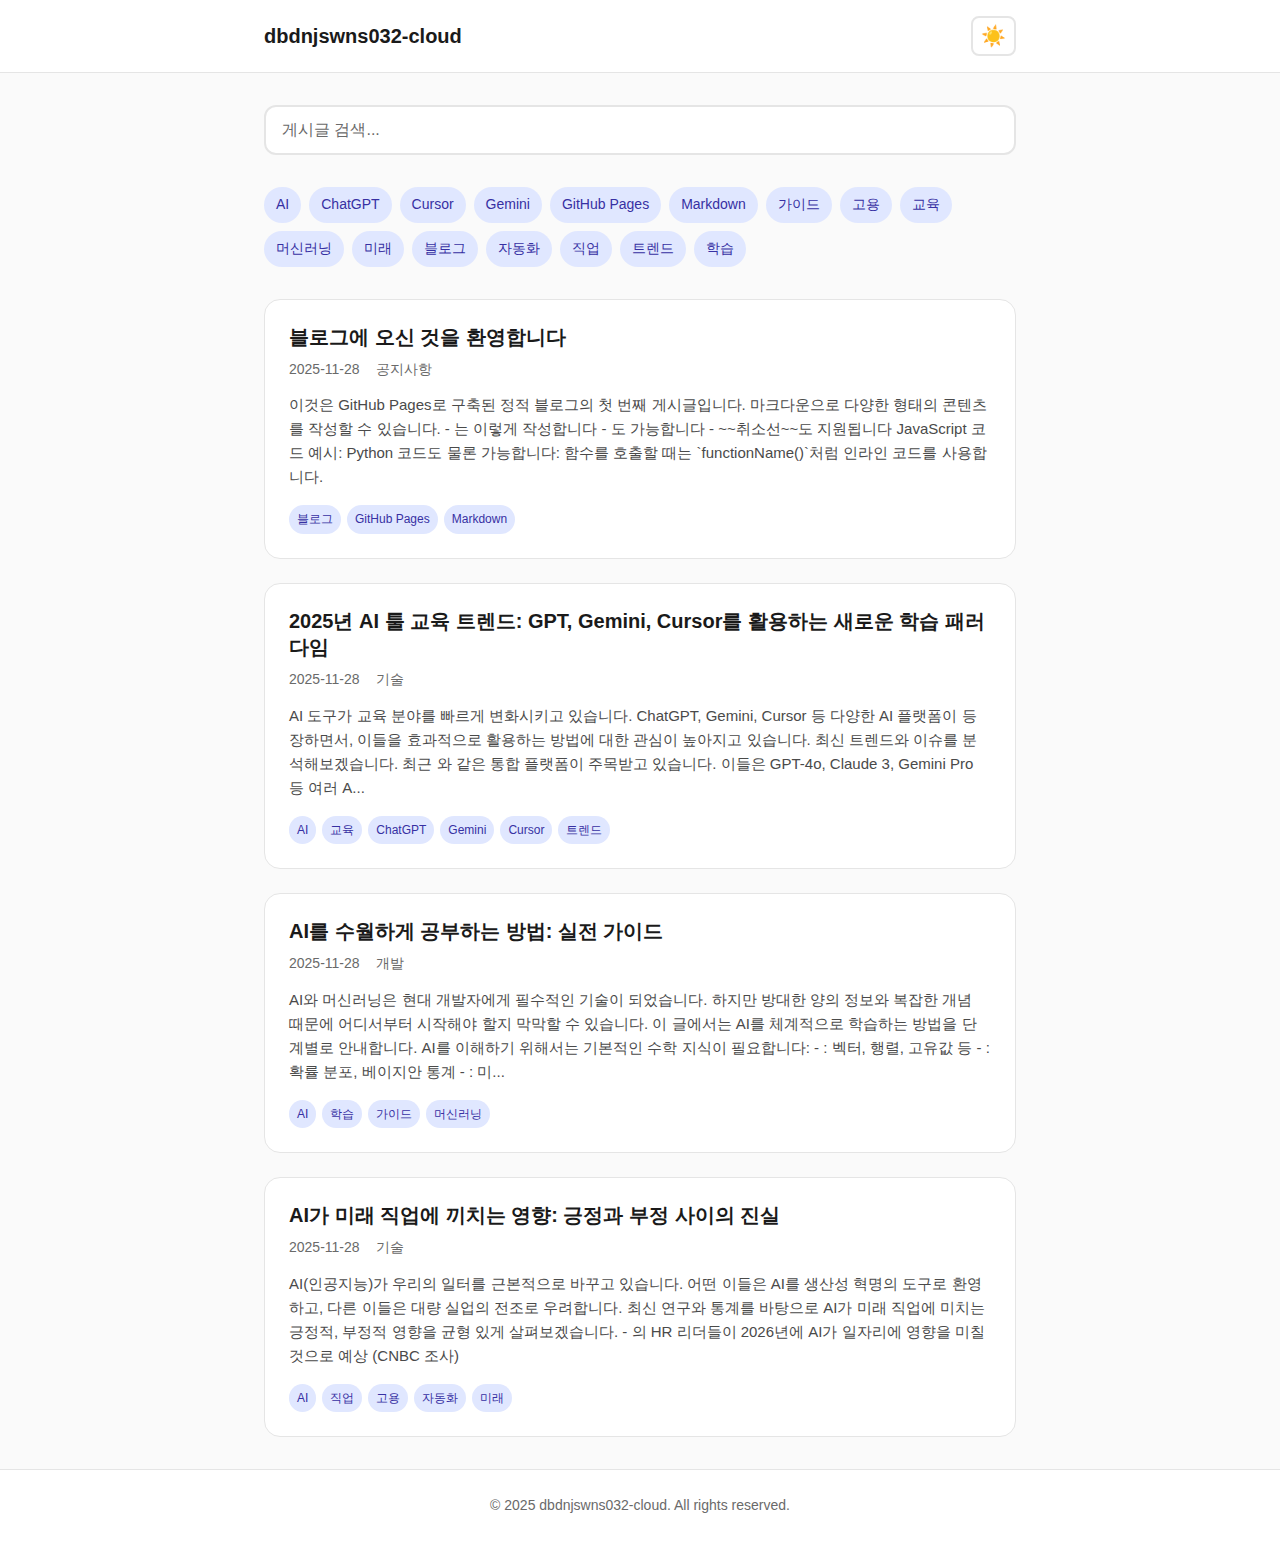
<file: index.html>
<!DOCTYPE html>
<html lang="ko">
<head>
  <meta charset="UTF-8">
  <meta name="viewport" content="width=device-width, initial-scale=1.0">
  <title>Blog | dbdnjswns032-cloud</title>
  <link rel="stylesheet" href="css/style.css">
  <link rel="stylesheet" href="css/prism.css">
</head>
<body>
  <header class="header">
    <div class="header-content">
      <a href="index.html" class="logo">dbdnjswns032-cloud</a>
      <button id="theme-toggle" class="theme-toggle" aria-label="다크/라이트 모드 전환">
        <span class="theme-icon-light">☀️</span>
        <span class="theme-icon-dark">🌙</span>
      </button>
    </div>
  </header>

  <main class="main">
    <section class="search-section">
      <input 
        type="text" 
        id="search-input" 
        class="search-input" 
        placeholder="게시글 검색..."
        autocomplete="off"
      >
    </section>

    <section class="tags-section" id="tags-section">
      <div class="tags-container" id="tags-container"></div>
    </section>

    <section class="posts-section">
      <div id="posts-container" class="posts-container">
        <p class="loading">게시글을 불러오는 중...</p>
      </div>
    </section>
  </main>

  <footer class="footer">
    <p>&copy; 2025 dbdnjswns032-cloud. All rights reserved.</p>
  </footer>

  <script src="js/theme.js"></script>
  <script src="js/app.js"></script>
  <script src="js/search.js"></script>
</body>
</html>
</file>
<file: css/style.css>
/* ===== CSS Variables ===== */
:root {
  /* Light Mode (Default) */
  --bg-primary: #fafafa;
  --bg-secondary: #ffffff;
  --bg-tertiary: #f0f0f0;
  --text-primary: #1a1a1a;
  --text-secondary: #4a4a4a;
  --text-tertiary: #6a6a6a;
  --accent: #2563eb;
  --accent-hover: #1d4ed8;
  --border: #e5e5e5;
  --shadow: rgba(0, 0, 0, 0.08);
  --code-bg: #f4f4f5;
  --tag-bg: #e0e7ff;
  --tag-text: #3730a3;
}

[data-theme="dark"] {
  --bg-primary: #0a0a0a;
  --bg-secondary: #141414;
  --bg-tertiary: #1f1f1f;
  --text-primary: #f5f5f5;
  --text-secondary: #a3a3a3;
  --text-tertiary: #737373;
  --accent: #60a5fa;
  --accent-hover: #93c5fd;
  --border: #262626;
  --shadow: rgba(0, 0, 0, 0.3);
  --code-bg: #1e1e1e;
  --tag-bg: #1e3a5f;
  --tag-text: #93c5fd;
}

/* ===== Reset & Base ===== */
*,
*::before,
*::after {
  box-sizing: border-box;
  margin: 0;
  padding: 0;
}

html {
  font-size: 16px;
  scroll-behavior: smooth;
}

body {
  font-family: 'Pretendard', -apple-system, BlinkMacSystemFont, 'Segoe UI', Roboto, 'Helvetica Neue', Arial, sans-serif;
  background-color: var(--bg-primary);
  color: var(--text-primary);
  line-height: 1.7;
  min-height: 100vh;
  display: flex;
  flex-direction: column;
  transition: background-color 0.3s ease, color 0.3s ease;
}

/* ===== Typography ===== */
h1, h2, h3, h4, h5, h6 {
  font-weight: 700;
  line-height: 1.3;
  margin-bottom: 0.5em;
}

h1 { font-size: 2.25rem; }
h2 { font-size: 1.75rem; }
h3 { font-size: 1.5rem; }
h4 { font-size: 1.25rem; }

a {
  color: var(--accent);
  text-decoration: none;
  transition: color 0.2s ease;
}

a:hover {
  color: var(--accent-hover);
}

/* ===== Layout ===== */
.header {
  background-color: var(--bg-secondary);
  border-bottom: 1px solid var(--border);
  position: sticky;
  top: 0;
  z-index: 100;
}

.header-content {
  max-width: 800px;
  margin: 0 auto;
  padding: 1rem 1.5rem;
  display: flex;
  justify-content: space-between;
  align-items: center;
}

.logo {
  font-size: 1.25rem;
  font-weight: 700;
  color: var(--text-primary);
}

.logo:hover {
  color: var(--accent);
}

.main {
  max-width: 800px;
  margin: 0 auto;
  padding: 2rem 1.5rem;
  flex: 1;
  width: 100%;
}

.footer {
  background-color: var(--bg-secondary);
  border-top: 1px solid var(--border);
  padding: 1.5rem;
  text-align: center;
  color: var(--text-tertiary);
  font-size: 0.875rem;
}

/* ===== Theme Toggle ===== */
.theme-toggle {
  background: none;
  border: 2px solid var(--border);
  border-radius: 8px;
  padding: 0.5rem;
  cursor: pointer;
  font-size: 1.25rem;
  line-height: 1;
  transition: border-color 0.2s ease, transform 0.2s ease;
}

.theme-toggle:hover {
  border-color: var(--accent);
  transform: scale(1.05);
}

.theme-icon-light,
.theme-icon-dark {
  display: none;
}

[data-theme="dark"] .theme-icon-dark {
  display: inline;
}

:root:not([data-theme="dark"]) .theme-icon-light,
[data-theme="light"] .theme-icon-light {
  display: inline;
}

/* ===== Search ===== */
.search-section {
  margin-bottom: 2rem;
}

.search-input {
  width: 100%;
  padding: 0.875rem 1rem;
  font-size: 1rem;
  border: 2px solid var(--border);
  border-radius: 12px;
  background-color: var(--bg-secondary);
  color: var(--text-primary);
  transition: border-color 0.2s ease, box-shadow 0.2s ease;
}

.search-input:focus {
  outline: none;
  border-color: var(--accent);
  box-shadow: 0 0 0 3px rgba(37, 99, 235, 0.1);
}

.search-input::placeholder {
  color: var(--text-tertiary);
}

/* ===== Tags ===== */
.tags-section {
  margin-bottom: 2rem;
}

.tags-container {
  display: flex;
  flex-wrap: wrap;
  gap: 0.5rem;
}

.tag {
  display: inline-block;
  padding: 0.375rem 0.75rem;
  background-color: var(--tag-bg);
  color: var(--tag-text);
  border-radius: 9999px;
  font-size: 0.875rem;
  font-weight: 500;
  cursor: pointer;
  transition: transform 0.2s ease, opacity 0.2s ease;
}

.tag:hover {
  transform: translateY(-1px);
}

.tag.active {
  background-color: var(--accent);
  color: white;
}

/* ===== Posts List ===== */
.posts-container {
  display: flex;
  flex-direction: column;
  gap: 1.5rem;
}

.post-card {
  background-color: var(--bg-secondary);
  border: 1px solid var(--border);
  border-radius: 16px;
  padding: 1.5rem;
  transition: transform 0.2s ease, box-shadow 0.2s ease;
}

.post-card:hover {
  transform: translateY(-2px);
  box-shadow: 0 8px 24px var(--shadow);
}

.post-card-title {
  font-size: 1.25rem;
  font-weight: 600;
  margin-bottom: 0.5rem;
}

.post-card-title a {
  color: var(--text-primary);
}

.post-card-title a:hover {
  color: var(--accent);
}

.post-card-meta {
  display: flex;
  align-items: center;
  gap: 1rem;
  margin-bottom: 0.75rem;
  font-size: 0.875rem;
  color: var(--text-tertiary);
}

.post-card-excerpt {
  color: var(--text-secondary);
  font-size: 0.9375rem;
  line-height: 1.6;
  margin-bottom: 1rem;
}

.post-card-tags {
  display: flex;
  flex-wrap: wrap;
  gap: 0.375rem;
}

.post-card-tags .tag {
  font-size: 0.75rem;
  padding: 0.25rem 0.5rem;
}

.loading {
  text-align: center;
  color: var(--text-tertiary);
  padding: 2rem;
}

.no-posts {
  text-align: center;
  color: var(--text-tertiary);
  padding: 3rem;
  background-color: var(--bg-secondary);
  border-radius: 16px;
  border: 1px solid var(--border);
}

/* ===== Post Article ===== */
.post-article {
  background-color: var(--bg-secondary);
  border: 1px solid var(--border);
  border-radius: 16px;
  padding: 2rem;
  margin-bottom: 2rem;
}

.post-header {
  margin-bottom: 2rem;
  padding-bottom: 1.5rem;
  border-bottom: 1px solid var(--border);
}

.post-title {
  font-size: 2rem;
  margin-bottom: 1rem;
}

.post-meta {
  display: flex;
  align-items: center;
  gap: 1rem;
  color: var(--text-tertiary);
  font-size: 0.9375rem;
  margin-bottom: 1rem;
}

.post-category {
  background-color: var(--bg-tertiary);
  padding: 0.25rem 0.75rem;
  border-radius: 6px;
}

.post-tags {
  display: flex;
  flex-wrap: wrap;
  gap: 0.5rem;
}

/* ===== Post Content ===== */
.post-content {
  font-size: 1.0625rem;
  line-height: 1.8;
}

.post-content h1,
.post-content h2,
.post-content h3,
.post-content h4 {
  margin-top: 2rem;
  margin-bottom: 1rem;
}

.post-content h1 { font-size: 1.875rem; }
.post-content h2 { font-size: 1.5rem; }
.post-content h3 { font-size: 1.25rem; }

.post-content p {
  margin-bottom: 1.25rem;
}

.post-content ul,
.post-content ol {
  margin-bottom: 1.25rem;
  padding-left: 1.5rem;
}

.post-content li {
  margin-bottom: 0.5rem;
}

.post-content blockquote {
  border-left: 4px solid var(--accent);
  padding: 1rem 1.5rem;
  margin: 1.5rem 0;
  background-color: var(--bg-tertiary);
  border-radius: 0 8px 8px 0;
  color: var(--text-secondary);
}

.post-content code {
  font-family: 'Fira Code', 'JetBrains Mono', Consolas, monospace;
  font-size: 0.9em;
  background-color: var(--code-bg);
  padding: 0.2em 0.4em;
  border-radius: 4px;
}

.post-content pre {
  margin: 1.5rem 0;
  border-radius: 12px;
  overflow-x: auto;
}

.post-content pre code {
  display: block;
  padding: 1.25rem;
  background-color: var(--code-bg);
  font-size: 0.875rem;
  line-height: 1.6;
}

.post-content img {
  max-width: 100%;
  height: auto;
  border-radius: 8px;
  margin: 1.5rem 0;
}

.post-content table {
  width: 100%;
  border-collapse: collapse;
  margin: 1.5rem 0;
}

.post-content th,
.post-content td {
  padding: 0.75rem;
  border: 1px solid var(--border);
  text-align: left;
}

.post-content th {
  background-color: var(--bg-tertiary);
  font-weight: 600;
}

.post-content hr {
  border: none;
  border-top: 1px solid var(--border);
  margin: 2rem 0;
}

/* ===== Comments ===== */
.comments-section {
  margin-bottom: 2rem;
}

.comments-title {
  font-size: 1.25rem;
  margin-bottom: 1rem;
  color: var(--text-primary);
}

/* ===== Navigation ===== */
.post-nav {
  text-align: center;
}

.back-link {
  display: inline-block;
  padding: 0.75rem 1.5rem;
  background-color: var(--bg-secondary);
  border: 1px solid var(--border);
  border-radius: 8px;
  color: var(--text-primary);
  font-weight: 500;
  transition: background-color 0.2s ease, border-color 0.2s ease;
}

.back-link:hover {
  background-color: var(--bg-tertiary);
  border-color: var(--accent);
  color: var(--accent);
}

/* ===== Responsive ===== */
@media (max-width: 640px) {
  html {
    font-size: 15px;
  }

  .header-content {
    padding: 0.875rem 1rem;
  }

  .main {
    padding: 1.5rem 1rem;
  }

  .post-article {
    padding: 1.25rem;
  }

  .post-title {
    font-size: 1.5rem;
  }

  .post-meta {
    flex-direction: column;
    align-items: flex-start;
    gap: 0.5rem;
  }
}

/* ===== Animations ===== */
@keyframes fadeIn {
  from {
    opacity: 0;
    transform: translateY(10px);
  }
  to {
    opacity: 1;
    transform: translateY(0);
  }
}

.post-card {
  animation: fadeIn 0.3s ease forwards;
}

.post-card:nth-child(1) { animation-delay: 0.05s; }
.post-card:nth-child(2) { animation-delay: 0.1s; }
.post-card:nth-child(3) { animation-delay: 0.15s; }
.post-card:nth-child(4) { animation-delay: 0.2s; }
.post-card:nth-child(5) { animation-delay: 0.25s; }
</file>
<file: css/prism.css>
/* Prism.js Custom Theme - Adapted for Dark/Light mode */

code[class*="language-"],
pre[class*="language-"] {
  color: #393a34;
  font-family: 'Fira Code', 'JetBrains Mono', Consolas, Monaco, 'Andale Mono', 'Ubuntu Mono', monospace;
  font-size: 0.875rem;
  text-align: left;
  white-space: pre;
  word-spacing: normal;
  word-break: normal;
  word-wrap: normal;
  line-height: 1.6;
  tab-size: 2;
  hyphens: none;
}

/* Light mode code blocks */
pre[class*="language-"] {
  padding: 1.25rem;
  margin: 1.5rem 0;
  overflow: auto;
  border-radius: 12px;
  background: #f6f8fa;
  border: 1px solid #e1e4e8;
}

:not(pre) > code[class*="language-"] {
  padding: 0.2em 0.4em;
  border-radius: 4px;
  background: #f6f8fa;
}

/* Tokens */
.token.comment,
.token.prolog,
.token.doctype,
.token.cdata {
  color: #6a737d;
  font-style: italic;
}

.token.punctuation {
  color: #393a34;
}

.token.namespace {
  opacity: 0.7;
}

.token.property,
.token.tag,
.token.boolean,
.token.number,
.token.constant,
.token.symbol,
.token.deleted {
  color: #005cc5;
}

.token.selector,
.token.attr-name,
.token.string,
.token.char,
.token.builtin,
.token.inserted {
  color: #22863a;
}

.token.operator,
.token.entity,
.token.url,
.language-css .token.string,
.style .token.string {
  color: #d73a49;
}

.token.atrule,
.token.attr-value,
.token.keyword {
  color: #d73a49;
}

.token.function,
.token.class-name {
  color: #6f42c1;
}

.token.regex,
.token.important,
.token.variable {
  color: #e36209;
}

.token.important,
.token.bold {
  font-weight: bold;
}

.token.italic {
  font-style: italic;
}

.token.entity {
  cursor: help;
}

/* Dark mode overrides */
[data-theme="dark"] code[class*="language-"],
[data-theme="dark"] pre[class*="language-"] {
  color: #e1e4e8;
}

[data-theme="dark"] pre[class*="language-"] {
  background: #161b22;
  border-color: #30363d;
}

[data-theme="dark"] :not(pre) > code[class*="language-"] {
  background: #161b22;
}

[data-theme="dark"] .token.comment,
[data-theme="dark"] .token.prolog,
[data-theme="dark"] .token.doctype,
[data-theme="dark"] .token.cdata {
  color: #8b949e;
}

[data-theme="dark"] .token.punctuation {
  color: #e1e4e8;
}

[data-theme="dark"] .token.property,
[data-theme="dark"] .token.tag,
[data-theme="dark"] .token.boolean,
[data-theme="dark"] .token.number,
[data-theme="dark"] .token.constant,
[data-theme="dark"] .token.symbol,
[data-theme="dark"] .token.deleted {
  color: #79c0ff;
}

[data-theme="dark"] .token.selector,
[data-theme="dark"] .token.attr-name,
[data-theme="dark"] .token.string,
[data-theme="dark"] .token.char,
[data-theme="dark"] .token.builtin,
[data-theme="dark"] .token.inserted {
  color: #a5d6ff;
}

[data-theme="dark"] .token.operator,
[data-theme="dark"] .token.entity,
[data-theme="dark"] .token.url,
[data-theme="dark"] .language-css .token.string,
[data-theme="dark"] .style .token.string {
  color: #ff7b72;
}

[data-theme="dark"] .token.atrule,
[data-theme="dark"] .token.attr-value,
[data-theme="dark"] .token.keyword {
  color: #ff7b72;
}

[data-theme="dark"] .token.function,
[data-theme="dark"] .token.class-name {
  color: #d2a8ff;
}

[data-theme="dark"] .token.regex,
[data-theme="dark"] .token.important,
[data-theme="dark"] .token.variable {
  color: #ffa657;
}

/* Line numbers (optional enhancement) */
pre[class*="language-"].line-numbers {
  position: relative;
  padding-left: 3.8em;
  counter-reset: linenumber;
}

pre[class*="language-"].line-numbers > code {
  position: relative;
  white-space: inherit;
}

.line-numbers .line-numbers-rows {
  position: absolute;
  pointer-events: none;
  top: 1.25rem;
  left: 0;
  width: 3em;
  font-size: 100%;
  letter-spacing: -1px;
  border-right: 1px solid var(--border);
  user-select: none;
}

.line-numbers-rows > span {
  display: block;
  counter-increment: linenumber;
}

.line-numbers-rows > span:before {
  content: counter(linenumber);
  color: var(--text-tertiary);
  display: block;
  padding-right: 0.8em;
  text-align: right;
}
</file>
